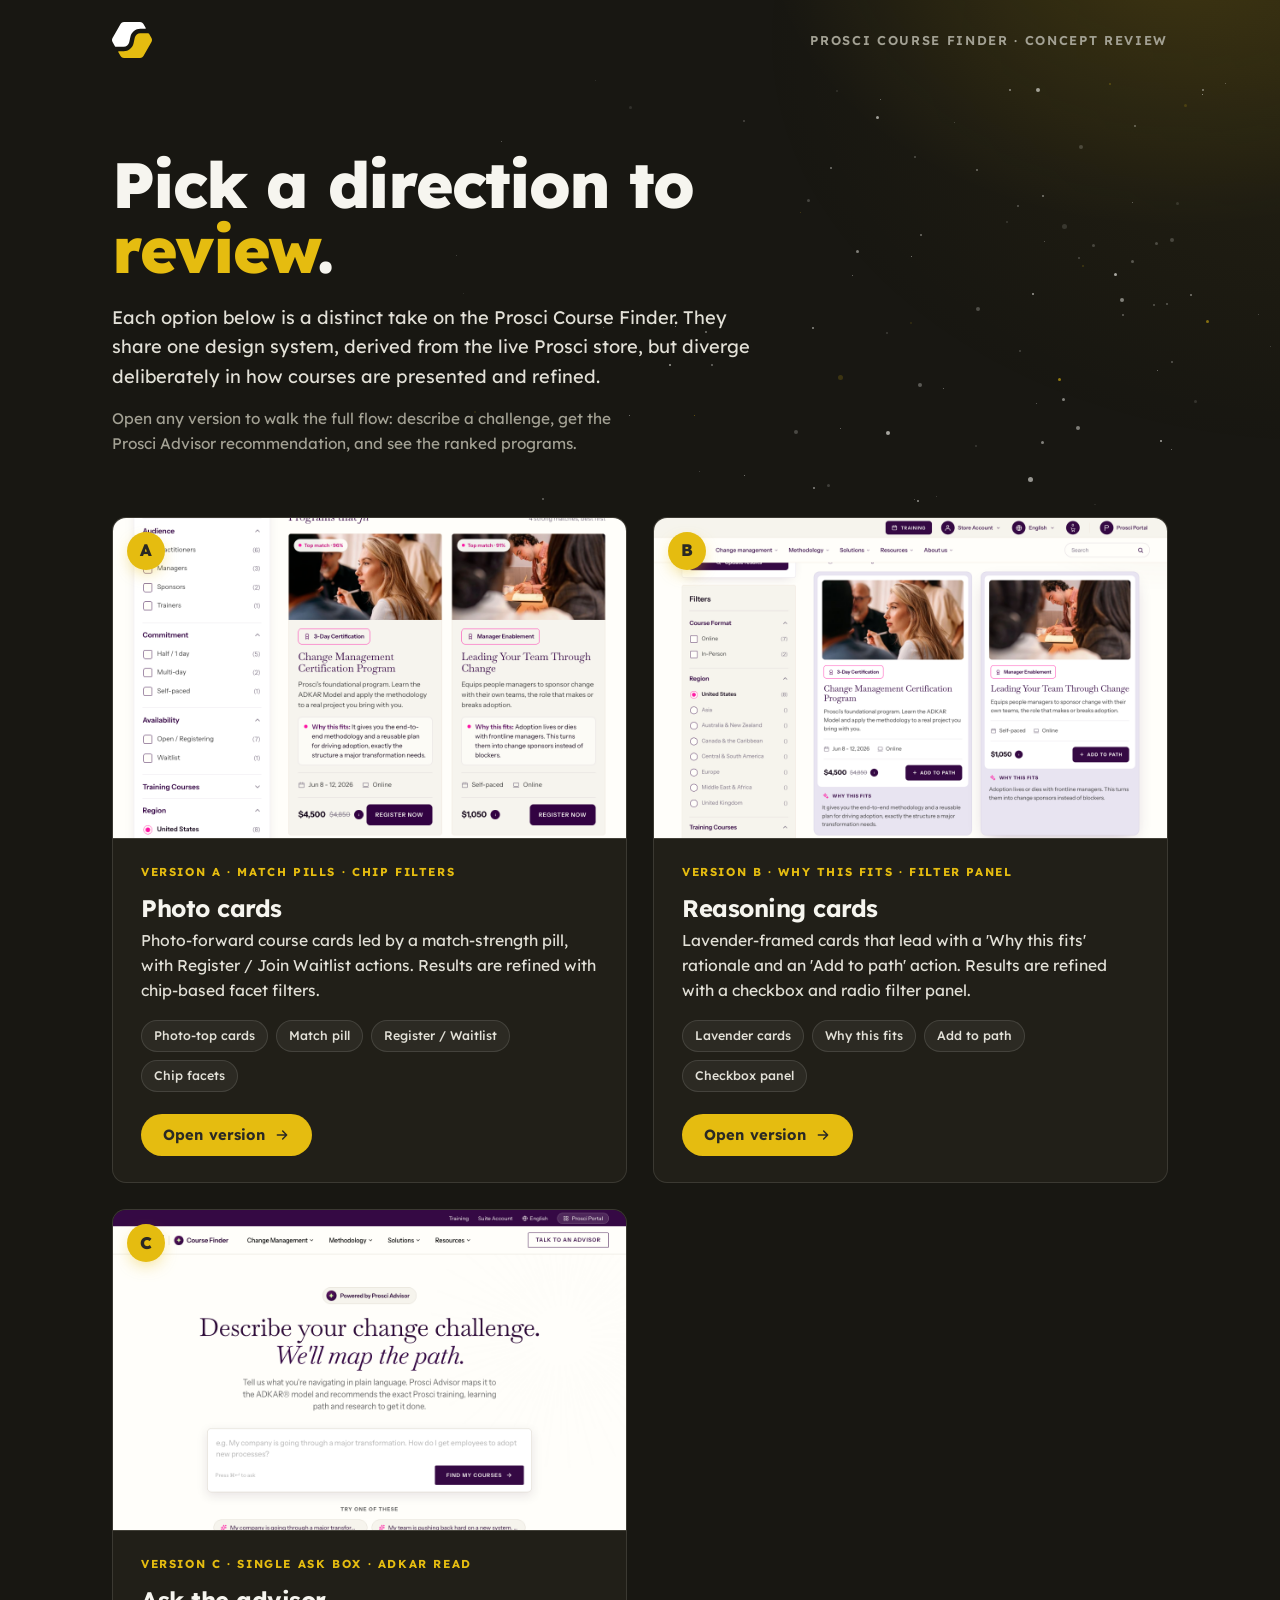
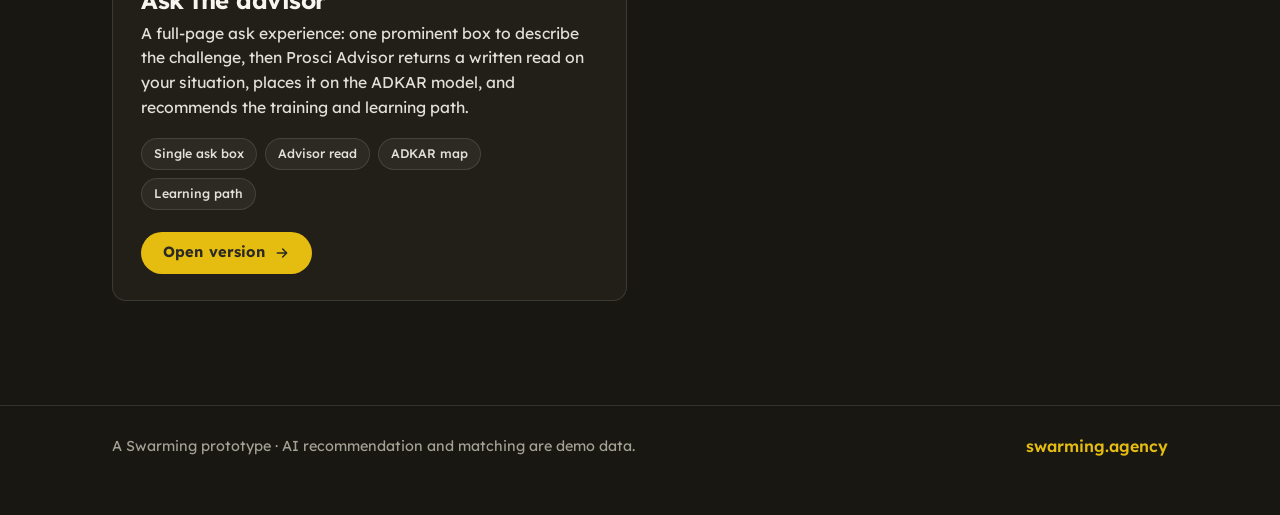
<file: index.html>
<!DOCTYPE html>
<html lang="en">
<head>
<meta charset="UTF-8" />
<meta name="viewport" content="width=device-width, initial-scale=1.0" />
<title>Prosci Course Finder · Swarming</title>
<meta name="description" content="Concept directions for the Prosci Course Finder, built by Swarming. One shared design system, several distinct designs." />
<link rel="icon" type="image/svg+xml" href="assets/swarming-icon.svg" />
<link rel="preconnect" href="https://fonts.googleapis.com" />
<link rel="preconnect" href="https://fonts.gstatic.com" crossorigin />
<link href="https://fonts.googleapis.com/css2?family=Lexend:wght@300;400;500;600;700;800&display=swap" rel="stylesheet" />
<style>
  :root {
    /* Swarming brand */
    --bg: #181712;          /* warm near-black canvas */
    --bg-2: #211f18;        /* raised panel / card body */
    --bg-3: #2a2820;        /* hover / inset */
    --yellow: #e5bc10;      /* signature accent */
    --yellow-bright: #f4cb1f;
    --cream: #f6f5ef;       /* primary text on dark */
    --beige: #e2e0d7;       /* warm secondary */
    --muted: #a3a194;       /* muted text on dark */
    --charcoal: #2a2924;    /* text on yellow */
    --line: rgba(246, 245, 239, 0.12);
    --line-2: rgba(246, 245, 239, 0.22);
    --sans: "Lexend", ui-sans-serif, system-ui, -apple-system, Segoe UI, Arial, sans-serif;
    --r-card: 14px;
    --r-pill: 999px;
    --shadow-card: 0 14px 34px -20px rgba(0, 0, 0, 0.7);
    --shadow-lift: 0 34px 70px -34px rgba(0, 0, 0, 0.82);
    --shadow-ring: 0 0 0 3px rgba(229, 188, 16, 0.55);
    --ease: cubic-bezier(0.22, 1, 0.36, 1);
  }
  *, *::before, *::after { box-sizing: border-box; }
  [hidden] { display: none !important; }
  html { -webkit-text-size-adjust: 100%; }
  body {
    margin: 0; font-family: var(--sans); font-size: 16px; line-height: 1.6;
    color: var(--beige); background: var(--bg);
    -webkit-font-smoothing: antialiased; text-rendering: optimizeLegibility; min-height: 100vh;
  }
  /* faint warm glow drifting in from the top-right, behind the swarm */
  body::before {
    content: ""; position: fixed; inset: -10% -8% auto -8%; height: 720px;
    background:
      radial-gradient(46% 70% at 86% 2%, rgba(229, 188, 16, 0.16), transparent 60%),
      radial-gradient(60% 90% at 96% 18%, rgba(229, 188, 16, 0.06), transparent 64%);
    z-index: 0; pointer-events: none;
  }
  a { color: var(--yellow); text-decoration: none; }
  ::selection { background: rgba(229, 188, 16, 0.30); color: var(--cream); }
  :focus-visible { outline: none; box-shadow: var(--shadow-ring); border-radius: 8px; }

  .wrap { max-width: 1120px; margin: 0 auto; padding: 0 clamp(20px, 4vw, 32px); position: relative; z-index: 2; }

  /* Masthead */
  .top { padding: 22px 0; position: relative; z-index: 2; }
  .top .wrap { display: flex; align-items: center; justify-content: space-between; gap: 16px; }
  .brand { display: inline-flex; align-items: center; }
  .brand-logo { height: 36px; width: auto; display: block; }
  .top .tag { font-size: 0.8rem; font-weight: 600; letter-spacing: 0.13em; text-transform: uppercase; color: var(--muted); }

  /* Hero */
  .hero { position: relative; padding: clamp(40px, 8vh, 84px) 0 clamp(28px, 4vw, 48px); overflow: hidden; }
  .swarm { position: absolute; top: -60px; right: 0; bottom: -60px; left: 28%; z-index: 0; pointer-events: none; }
  .swarm span {
    position: absolute; border-radius: var(--r-pill); will-change: transform;
    animation: drift ease-in-out infinite alternate;
  }
  @keyframes drift { from { transform: translate3d(0, 0, 0); } to { transform: translate3d(-6px, -9px, 0); } }

  .hero h1 {
    font-family: var(--sans); font-weight: 800; color: var(--cream);
    font-size: clamp(2.5rem, 5.4vw, 4rem); line-height: 1.02; letter-spacing: -0.03em;
    margin: 0 0 20px; max-width: 16ch;
  }
  .hero h1 em { font-style: normal; color: var(--yellow); }
  .hero p { font-size: 1.14rem; line-height: 1.62; color: var(--beige); margin: 0; max-width: 60ch; }
  .hero .note { margin-top: 16px; font-size: 0.96rem; color: var(--muted); max-width: 60ch; }

  /* Version grid */
  .versions { padding: 12px 0 clamp(56px, 9vw, 104px); position: relative; z-index: 2; }
  .grid { display: grid; grid-template-columns: repeat(auto-fit, minmax(360px, 1fr)); gap: 26px; }
  .card {
    position: relative; cursor: pointer; text-decoration: none; color: inherit;
    display: flex; flex-direction: column; background: var(--bg-2);
    border: 1px solid var(--line); border-radius: var(--r-card); overflow: hidden;
    transition: transform 0.25s var(--ease), box-shadow 0.25s var(--ease), border-color 0.25s var(--ease);
  }
  .card:hover { transform: translateY(-5px); box-shadow: var(--shadow-lift); border-color: var(--line-2); }
  .card:focus-visible { outline: none; box-shadow: var(--shadow-ring); }
  .thumb { position: relative; aspect-ratio: 16 / 10; overflow: hidden; background: var(--bg-3); border-bottom: 1px solid var(--line); }
  .thumb img { width: 100%; height: 100%; object-fit: cover; object-position: top center; display: block; transition: transform 0.4s var(--ease); }
  .card:hover .thumb img { transform: scale(1.03); }
  .badge {
    position: absolute; top: 14px; left: 14px;
    width: 38px; height: 38px; border-radius: var(--r-pill);
    background: var(--yellow); color: var(--charcoal);
    display: grid; place-items: center; font-family: var(--sans); font-weight: 800; font-size: 1.05rem; line-height: 1;
    box-shadow: 0 6px 18px -6px rgba(229, 188, 16, 0.7);
  }
  .body { display: flex; flex-direction: column; flex: 1; padding: 24px clamp(20px, 2.4vw, 28px) 26px; }
  .body h2 { font-family: var(--sans); font-weight: 700; color: var(--cream); font-size: 1.5rem; line-height: 1.14; letter-spacing: -0.02em; margin: 0 0 6px; }
  .body .kicker { font-size: 0.72rem; font-weight: 700; letter-spacing: 0.14em; text-transform: uppercase; color: var(--yellow); margin-bottom: 14px; }
  .body p { font-size: 0.98rem; line-height: 1.58; color: var(--beige); margin: 0 0 18px; }
  .chips { display: flex; flex-wrap: wrap; gap: 8px; margin-bottom: 22px; }
  .chip {
    font-size: 0.78rem; font-weight: 500; color: var(--beige);
    background: rgba(246, 245, 239, 0.05); border: 1px solid var(--line); border-radius: var(--r-pill); padding: 5px 12px;
  }
  .open {
    margin-top: auto; align-self: flex-start; display: inline-flex; align-items: center; gap: 9px;
    font-family: var(--sans); font-weight: 700; font-size: 0.92rem; line-height: 1; letter-spacing: 0.01em;
    background: var(--yellow); color: var(--charcoal); border-radius: var(--r-pill); padding: 13px 22px;
    transition: background 0.18s var(--ease), transform 0.18s var(--ease);
  }
  .card:hover .open { background: var(--yellow-bright); }
  .open:active { transform: translateY(1px); }
  .open svg { width: 16px; height: 16px; transition: transform 0.18s var(--ease); }
  .card:hover .open svg { transform: translateX(3px); }

  /* Footer */
  .foot { border-top: 1px solid var(--line); padding: 28px 0 56px; position: relative; z-index: 2; }
  .foot .wrap { display: flex; flex-wrap: wrap; align-items: center; justify-content: space-between; gap: 12px; }
  .foot p { margin: 0; font-size: 0.9rem; color: var(--muted); }
  .foot .links { display: inline-flex; gap: 20px; }
  .foot a { font-weight: 600; }
  .foot a:hover { color: var(--yellow-bright); }

  @media (max-width: 720px) {
    .grid { grid-template-columns: 1fr; gap: 22px; }
    .swarm { left: 8%; opacity: 0.75; }
    .top .tag { display: none; }
  }
  @media (prefers-reduced-motion: reduce) {
    *, *::before, *::after { transition-duration: 0.001ms !important; }
    .swarm span { animation: none !important; }
  }
</style>
</head>
<body>

<header class="top">
  <div class="wrap">
    <a class="brand" href="https://swarming.agency" rel="noopener">
      <img class="brand-logo" src="assets/swarming-icon-2color.svg" alt="Swarming" width="40" height="36" />
    </a>
    <span class="tag">Prosci Course Finder &middot; Concept Review</span>
  </div>
</header>

<section class="hero">
  <div class="swarm" id="swarm" aria-hidden="true"></div>
  <div class="wrap">
    <h1>Pick a direction to <em>review</em>.</h1>
    <p>Each option below is a distinct take on the Prosci Course Finder. They share one design system, derived from the live Prosci store, but diverge deliberately in how courses are presented and refined.</p>
    <p class="note">Open any version to walk the full flow: describe a challenge, get the Prosci Advisor recommendation, and see the ranked programs.</p>
  </div>
</section>

<section class="versions">
  <div class="wrap">
    <div class="grid" id="grid"></div>
  </div>
</section>

<footer class="foot">
  <div class="wrap">
    <p>A Swarming prototype &middot; AI recommendation and matching are demo data.</p>
    <span class="links">
      <a href="https://swarming.agency" rel="noopener">swarming.agency</a>
    </span>
  </div>
</footer>

<script>
  /* To add a version: drop its HTML file in this directory, add a thumbnail to
     previews/, and append one entry here. The picker renders the rest. */
  var VERSIONS = [
    {
      badge: "A",
      file: "version-a.html",
      thumb: "previews/version-a.png",
      title: "Photo cards",
      kicker: "Match pills · chip filters",
      desc: "Photo-forward course cards led by a match-strength pill, with Register / Join Waitlist actions. Results are refined with chip-based facet filters.",
      chips: ["Photo-top cards", "Match pill", "Register / Waitlist", "Chip facets"]
    },
    {
      badge: "B",
      file: "version-b.html",
      thumb: "previews/version-b.png",
      title: "Reasoning cards",
      kicker: "Why this fits · filter panel",
      desc: "Lavender-framed cards that lead with a 'Why this fits' rationale and an 'Add to path' action. Results are refined with a checkbox and radio filter panel.",
      chips: ["Lavender cards", "Why this fits", "Add to path", "Checkbox panel"]
    },
    {
      badge: "C",
      file: "version-d/index.html",
      thumb: "previews/version-d.png",
      title: "Ask the advisor",
      kicker: "Single ask box · ADKAR read",
      desc: "A full-page ask experience: one prominent box to describe the challenge, then Prosci Advisor returns a written read on your situation, places it on the ADKAR model, and recommends the training and learning path.",
      chips: ["Single ask box", "Advisor read", "ADKAR map", "Learning path"]
    }
  ];

  var arrow = '<svg viewBox="0 0 24 24" fill="none" stroke="currentColor" stroke-width="2.2" stroke-linecap="round" stroke-linejoin="round" aria-hidden="true"><path d="M5 12h14M13 6l6 6-6 6"/></svg>';

  function esc(s) { return String(s).replace(/[&<>"]/g, function (c) { return ({ "&": "&amp;", "<": "&lt;", ">": "&gt;", '"': "&quot;" })[c]; }); }

  var grid = document.getElementById("grid");
  grid.innerHTML = VERSIONS.map(function (v) {
    var chips = v.chips.map(function (c) { return '<span class="chip">' + esc(c) + "</span>"; }).join("");
    return '' +
      '<a class="card" href="' + esc(v.file) + '" aria-label="Open the ' + esc(v.title) + ' version">' +
        '<div class="thumb">' +
          '<span class="badge" aria-hidden="true">' + esc(v.badge) + "</span>" +
          '<img src="' + esc(v.thumb) + '" alt="Preview of the ' + esc(v.title) + ' version" loading="lazy" />' +
        "</div>" +
        '<div class="body">' +
          '<p class="kicker">Version ' + esc(v.badge) + " · " + esc(v.kicker) + "</p>" +
          "<h2>" + esc(v.title) + "</h2>" +
          "<p>" + esc(v.desc) + "</p>" +
          '<div class="chips">' + chips + "</div>" +
          '<span class="open">Open version ' + arrow + "</span>" +
        "</div>" +
      "</a>";
  }).join("");

  /* Swarm particle field: a scattered cluster that thins to the left, echoing the
     Swarming brand mark. Positions are organic; motion respects reduced-motion. */
  (function () {
    var swarm = document.getElementById("swarm");
    if (!swarm) return;
    var reduce = window.matchMedia && window.matchMedia("(prefers-reduced-motion: reduce)").matches;
    var dots = [];
    for (var i = 0; i < 170; i++) {
      var x = Math.pow(Math.random(), 0.75);          // bias toward the right
      if (Math.random() > 0.30 + x * 0.70) continue;  // thin out the left edge
      var y = Math.random();
      var size = (1 + Math.random() * Math.random() * 4.5).toFixed(1);
      var op = (0.10 + Math.random() * 0.55).toFixed(2);
      var yellow = Math.random() < 0.17;
      var anim = reduce ? "" :
        "animation-duration:" + (6 + Math.random() * 9).toFixed(2) + "s;" +
        "animation-delay:" + (-Math.random() * 9).toFixed(2) + "s;";
      dots.push(
        '<span style="left:' + (x * 100).toFixed(2) + "%;top:" + (y * 100).toFixed(2) +
        "%;width:" + size + "px;height:" + size + "px;opacity:" + op +
        ";background:" + (yellow ? "var(--yellow)" : "var(--cream)") + ";" + anim + '"></span>'
      );
    }
    swarm.innerHTML = dots.join("");
  })();
</script>

</body>
</html>
</file>
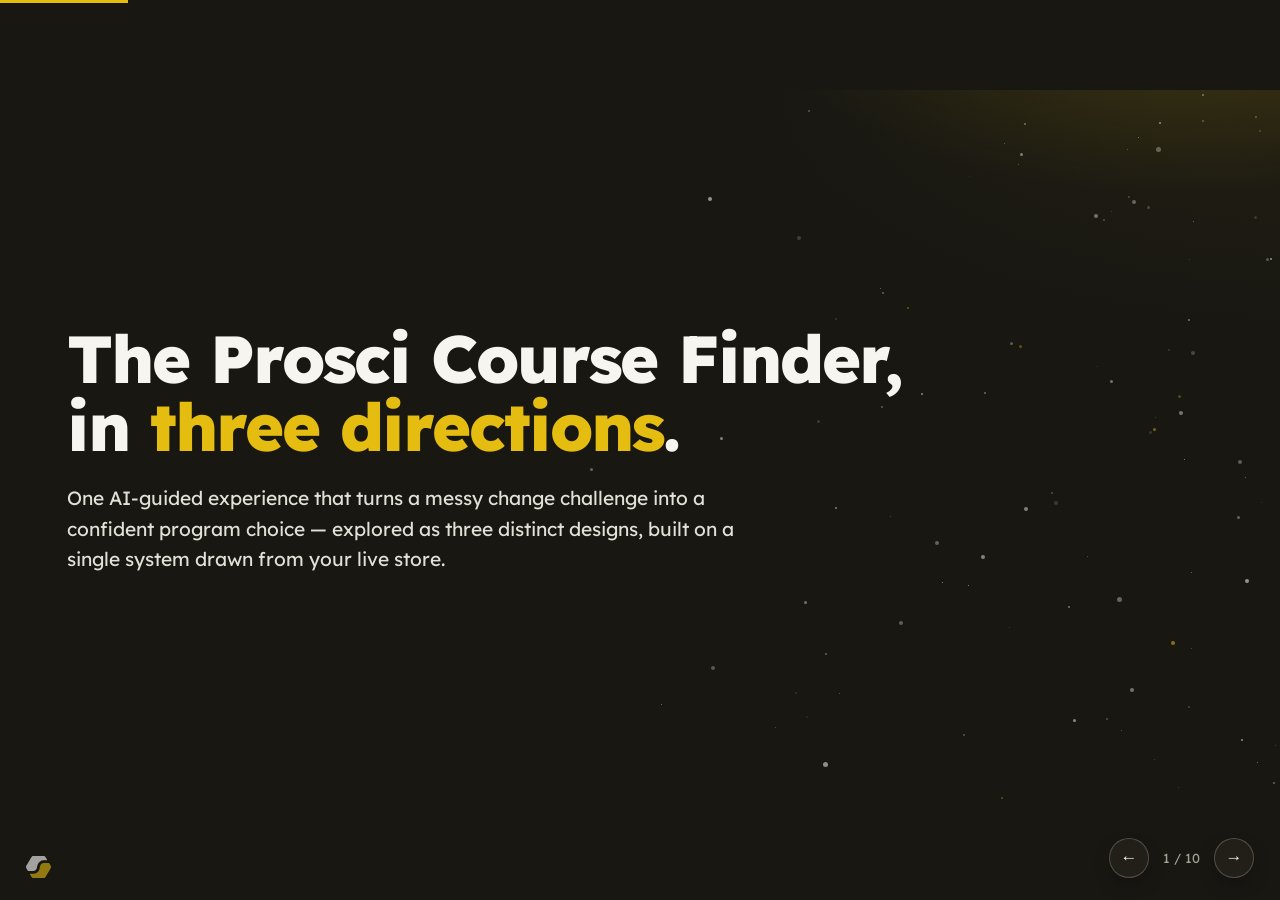
<file: pitch.html>
<!DOCTYPE html>
<html lang="en">
<head>
<meta charset="UTF-8" />
<meta name="viewport" content="width=device-width, initial-scale=1.0" />
<title>Prosci Course Finder · Three Directions — Swarming</title>
<meta name="description" content="A Swarming pitch: three design directions for the Prosci Course Finder." />
<link rel="icon" type="image/svg+xml" href="assets/swarming-icon.svg" />
<link rel="preconnect" href="https://fonts.googleapis.com" />
<link rel="preconnect" href="https://fonts.gstatic.com" crossorigin />
<link href="https://fonts.googleapis.com/css2?family=Lexend:wght@300;400;500;600;700;800&display=swap" rel="stylesheet" />
<style>
  :root {
    --bg: #181712;
    --bg-2: #211f18;
    --bg-3: #2a2820;
    --yellow: #e5bc10;
    --yellow-bright: #f4cb1f;
    --cream: #f6f5ef;
    --beige: #e2e0d7;
    --muted: #a3a194;
    --charcoal: #2a2924;
    --line: rgba(246, 245, 239, 0.12);
    --line-2: rgba(246, 245, 239, 0.22);
    --sans: "Lexend", ui-sans-serif, system-ui, -apple-system, Segoe UI, Arial, sans-serif;
    --r-card: 14px;
    --r-pill: 999px;
    --shadow-card: 0 14px 34px -20px rgba(0, 0, 0, 0.7);
    --shadow-lift: 0 34px 70px -34px rgba(0, 0, 0, 0.82);
    --shadow-ring: 0 0 0 3px rgba(229, 188, 16, 0.55);
    --ease: cubic-bezier(0.22, 1, 0.36, 1);
  }
  *, *::before, *::after { box-sizing: border-box; margin: 0; padding: 0; }
  [hidden] { display: none !important; }
  html { -webkit-text-size-adjust: 100%; }
  body {
    font-family: var(--sans); color: var(--beige); background: var(--bg);
    -webkit-font-smoothing: antialiased; text-rendering: optimizeLegibility;
    overflow: hidden;
  }
  ::selection { background: rgba(229, 188, 16, 0.30); color: var(--cream); }

  /* ===== Deck shell — 16:9, letterboxed ===== */
  .deck { position: relative; width: 100vw; height: 100vh; overflow: hidden; }
  @media (min-width: 769px) {
    .deck {
      max-width: calc(100vh * 16 / 9);
      max-height: calc(100vw * 9 / 16);
      margin: auto; position: absolute; inset: 0;
    }
  }
  .slide {
    position: absolute; inset: 0; width: 100%; height: 100%;
    display: flex; flex-direction: column; justify-content: center;
    padding: clamp(34px, 5.2vw, 84px);
    opacity: 0; visibility: hidden; transition: opacity 0.4s var(--ease);
    background: var(--bg); overflow: hidden;
  }
  .slide.active { opacity: 1; visibility: visible; }

  /* warm glow, top-right */
  .slide::before {
    content: ""; position: absolute; inset: -12% -8% auto -8%; height: 60%;
    background:
      radial-gradient(46% 70% at 86% 2%, rgba(229,188,16,0.15), transparent 60%),
      radial-gradient(60% 90% at 96% 18%, rgba(229,188,16,0.05), transparent 64%);
    z-index: 0; pointer-events: none;
  }
  .slide > * { position: relative; z-index: 1; }

  /* ===== Type ===== */
  .eyebrow {
    font-size: clamp(0.66rem, 0.9vw, 0.78rem); font-weight: 700;
    letter-spacing: 0.16em; text-transform: uppercase; color: var(--yellow);
    margin-bottom: 18px;
  }
  h1 {
    font-weight: 800; color: var(--cream); letter-spacing: -0.03em; line-height: 1.02;
    font-size: clamp(2.2rem, 5.2vw, 4.2rem);
  }
  h2 {
    font-weight: 800; color: var(--cream); letter-spacing: -0.025em; line-height: 1.05;
    font-size: clamp(1.7rem, 3.4vw, 2.9rem); margin-bottom: 8px;
  }
  h1 em, h2 em, .accent { font-style: normal; color: var(--yellow); }
  .lead { font-size: clamp(1.02rem, 1.5vw, 1.34rem); line-height: 1.6; color: var(--beige); max-width: 64ch; }
  .muted { color: var(--muted); }
  p { line-height: 1.6; }

  /* ===== Cover ===== */
  .cover { justify-content: center; }
  .cover .swarm { position: absolute; inset: -60px 0 -60px 36%; z-index: 0; pointer-events: none; }
  .swarm span { position: absolute; border-radius: 999px; will-change: transform; animation: drift ease-in-out infinite alternate; }
  @keyframes drift { from { transform: translate3d(0,0,0);} to { transform: translate3d(-6px,-9px,0);} }
  .cover .brandrow { display: flex; align-items: center; gap: 14px; margin-bottom: 30px; }
  .cover .brandrow img { height: 38px; }
  .cover .brandrow .x { color: var(--muted); font-weight: 300; font-size: 1.3rem; }
  .cover .brandrow .client { font-weight: 700; color: var(--cream); font-size: 1.25rem; letter-spacing: -0.01em; }
  .cover h1 { max-width: 18ch; margin-bottom: 22px; }
  .cover .lead { max-width: 56ch; }
  .cover .meta { margin-top: 40px; display: flex; gap: 26px; flex-wrap: wrap; font-size: 0.86rem; color: var(--muted); }
  .cover .meta b { color: var(--beige); font-weight: 600; }

  /* ===== Slide header (non-cover) ===== */
  .shead { margin-bottom: clamp(20px, 3vh, 40px); }

  /* ===== Two-col layouts ===== */
  .split { display: grid; grid-template-columns: 1fr 1fr; gap: clamp(28px, 4vw, 64px); align-items: center; flex: 1; min-height: 0; }
  .split.narrow-left { grid-template-columns: 0.85fr 1.15fr; }

  /* ===== Stat / point blocks ===== */
  .points { display: grid; gap: 16px; }
  .point { display: flex; gap: 14px; align-items: flex-start; }
  .point .n {
    flex: 0 0 auto; width: 30px; height: 30px; border-radius: 999px;
    background: rgba(229,188,16,0.14); color: var(--yellow); border: 1px solid rgba(229,188,16,0.4);
    display: grid; place-items: center; font-weight: 700; font-size: 0.86rem;
  }
  .point h3 { color: var(--cream); font-weight: 600; font-size: 1.06rem; margin-bottom: 2px; letter-spacing: -0.01em; }
  .point p { color: var(--beige); font-size: 0.96rem; }

  .bignum { font-weight: 800; color: var(--yellow); font-size: clamp(3rem, 7vw, 5.4rem); line-height: 0.95; letter-spacing: -0.03em; }

  /* ===== Browser frame for screenshots ===== */
  .frame {
    background: var(--bg-2); border: 1px solid var(--line); border-radius: var(--r-card);
    overflow: hidden; box-shadow: var(--shadow-lift); width: 100%;
  }
  .frame .bar { display: flex; align-items: center; gap: 7px; padding: 11px 14px; border-bottom: 1px solid var(--line); background: rgba(0,0,0,0.18); }
  .frame .bar i { width: 10px; height: 10px; border-radius: 999px; background: var(--bg-3); display: block; }
  .frame .bar .url { margin-left: 10px; font-size: 0.74rem; color: var(--muted); letter-spacing: 0.01em; }
  .frame img { display: block; width: 100%; height: auto; }
  .frame.cropped { aspect-ratio: 16/10.2; }
  .frame.cropped img { height: 100%; object-fit: cover; object-position: top center; }

  /* ===== Design-slide right column ===== */
  .dmeta { display: grid; gap: 18px; }
  .badge-lg {
    width: 46px; height: 46px; border-radius: 999px; background: var(--yellow); color: var(--charcoal);
    display: grid; place-items: center; font-weight: 800; font-size: 1.3rem; box-shadow: 0 6px 18px -6px rgba(229,188,16,0.7);
  }
  .kv { display: grid; gap: 12px; }
  .kv .row { display: grid; grid-template-columns: 92px 1fr; gap: 14px; padding-bottom: 12px; border-bottom: 1px solid var(--line); }
  .kv .row:last-child { border-bottom: 0; }
  .kv .k { font-size: 0.7rem; font-weight: 700; letter-spacing: 0.12em; text-transform: uppercase; color: var(--muted); padding-top: 2px; }
  .kv .v { color: var(--beige); font-size: 0.98rem; line-height: 1.45; }
  .kv .v b { color: var(--cream); font-weight: 600; }
  .chips { display: flex; flex-wrap: wrap; gap: 7px; }
  .chip { font-size: 0.74rem; font-weight: 500; color: var(--beige); background: rgba(246,245,239,0.05); border: 1px solid var(--line); border-radius: 999px; padding: 5px 11px; }

  /* ===== Live prototype slide ===== */
  .slide.live { padding: 0; justify-content: flex-start; }
  .slide.live::before { display: none; }
  .liveband {
    display: flex; align-items: center; gap: 14px;
    padding: 13px clamp(18px, 2.6vw, 34px);
    border-bottom: 1px solid var(--line); background: var(--bg-2); flex: 0 0 auto;
  }
  .liveband .badge-sm {
    width: 30px; height: 30px; border-radius: 999px; background: var(--yellow); color: var(--charcoal);
    display: grid; place-items: center; font-weight: 800; font-size: 0.92rem;
  }
  .liveband h2 { font-size: clamp(1rem, 1.6vw, 1.24rem); margin: 0; letter-spacing: -0.01em; }
  .liveband .live-dot {
    display: inline-flex; align-items: center; gap: 7px; font-size: 0.7rem; font-weight: 700;
    letter-spacing: 0.12em; text-transform: uppercase; color: var(--muted);
  }
  .liveband .live-dot i { width: 7px; height: 7px; border-radius: 999px; background: var(--yellow); box-shadow: 0 0 0 0 rgba(229,188,16,0.6); animation: pulse 2.4s var(--ease) infinite; }
  @keyframes pulse { 0% { box-shadow: 0 0 0 0 rgba(229,188,16,0.55);} 70% { box-shadow: 0 0 0 7px rgba(229,188,16,0);} 100% { box-shadow: 0 0 0 0 rgba(229,188,16,0);} }
  .liveband .spacer { flex: 1; }
  .liveband a.openfull {
    font-size: 0.8rem; font-weight: 600; color: var(--yellow);
    display: inline-flex; align-items: center; gap: 7px;
    border: 1px solid var(--line-2); padding: 7px 14px; border-radius: 999px; transition: background 0.18s var(--ease);
  }
  .liveband a.openfull:hover { background: rgba(229,188,16,0.1); }
  .stage { position: relative; flex: 1 1 auto; min-height: 0; background: #fffefa; }
  .stage iframe { position: absolute; inset: 0; width: 100%; height: 100%; border: 0; display: block; }
  .stage .loading {
    position: absolute; inset: 0; display: grid; place-items: center; background: var(--bg-2);
    color: var(--muted); font-size: 0.9rem; letter-spacing: 0.04em; transition: opacity 0.4s var(--ease);
  }
  .stage.ready .loading { opacity: 0; pointer-events: none; }

  /* ===== Comparison table ===== */
  .ctable { width: 100%; border-collapse: collapse; font-size: clamp(0.8rem, 1.1vw, 0.98rem); }
  .ctable th, .ctable td { text-align: left; padding: 14px 16px; border-bottom: 1px solid var(--line); vertical-align: top; }
  .ctable thead th { font-size: 0.72rem; font-weight: 700; letter-spacing: 0.1em; text-transform: uppercase; color: var(--muted); border-bottom: 1px solid var(--line-2); }
  .ctable thead th.win { color: var(--charcoal); background: var(--yellow); border-radius: 8px 8px 0 0; }
  .ctable td.win { background: rgba(229,188,16,0.08); color: var(--cream); }
  .ctable tbody th { color: var(--cream); font-weight: 600; }
  .ctable .col-label { color: var(--muted); font-weight: 600; }
  .ctable td b { color: var(--cream); font-weight: 600; }

  /* ===== Next steps ===== */
  .steps { display: grid; grid-template-columns: repeat(3, 1fr); gap: 20px; flex: 1; align-content: center; }
  .step { background: var(--bg-2); border: 1px solid var(--line); border-radius: var(--r-card); padding: 26px 24px; display: flex; flex-direction: column; gap: 10px; }
  .step .num { font-weight: 800; color: var(--yellow); font-size: 1.5rem; }
  .step h3 { color: var(--cream); font-weight: 600; font-size: 1.14rem; letter-spacing: -0.01em; }
  .step p { color: var(--beige); font-size: 0.94rem; }
  .closer { margin-top: 28px; display: flex; align-items: center; justify-content: space-between; gap: 18px; flex-wrap: wrap; padding-top: 22px; border-top: 1px solid var(--line); }
  .closer p { color: var(--muted); font-size: 0.92rem; }
  .closer .cta { display: inline-flex; align-items: center; gap: 9px; background: var(--yellow); color: var(--charcoal); font-weight: 700; font-size: 0.94rem; padding: 13px 22px; border-radius: 999px; }

  /* ===== Nav ===== */
  .progress { position: fixed; top: 0; left: 0; height: 3px; background: var(--yellow); transition: width 0.3s var(--ease); z-index: 1000; }
  .nav { position: fixed; bottom: 22px; right: 26px; display: flex; align-items: center; gap: 14px; z-index: 1000; }
  .nav button { background: var(--bg-2); border: 1px solid var(--line-2); color: var(--cream); width: 40px; height: 40px; border-radius: 999px; cursor: pointer; font-size: 17px; box-shadow: 0 8px 20px -8px rgba(0,0,0,0.6); transition: background 0.18s var(--ease), border-color 0.18s var(--ease); }
  .nav button:hover { background: var(--bg-3); border-color: var(--yellow); }
  .counter { color: var(--muted); font-size: 0.82rem; font-variant-numeric: tabular-nums; }
  .brandmark { position: fixed; bottom: 22px; left: 26px; z-index: 1000; height: 22px; opacity: 0.6; }

  @media (max-width: 768px) {
    .split, .split.narrow-left, .recogrid { grid-template-columns: 1fr; gap: 22px; }
    .steps { grid-template-columns: 1fr; gap: 12px; }
    .slide { padding: 26px 22px; overflow-y: auto; }
    .ctable th, .ctable td { padding: 9px 8px; }
  }
  @media (prefers-reduced-motion: reduce) {
    *, *::before, *::after { transition-duration: 0.001ms !important; }
    .swarm span { animation: none !important; }
  }
</style>
</head>
<body>

<div class="progress" id="progress"></div>
<img class="brandmark" src="assets/swarming-icon-2color.svg" alt="Swarming" />

<div class="deck">

  <!-- 1 · Cover -->
  <section class="slide cover active">
    <div class="swarm" id="swarm" aria-hidden="true"></div>
    <h1>The Prosci Course Finder, in <em>three directions</em>.</h1>
    <p class="lead">One AI-guided experience that turns a messy change challenge into a confident program choice — explored as three distinct designs, built on a single system drawn from your live store.</p>
  </section>

  <!-- 2 · The opportunity -->
  <section class="slide">
    <div class="shead">
      <div class="eyebrow">The opportunity</div>
      <h2>Your buyers don't think in <em>course names</em>.</h2>
    </div>
    <div>
      <p class="lead" style="margin-bottom:32px;">HR and L&amp;D leaders arrive with a real, time-pressured situation — <span class="accent">"we rolled out a new system and adoption is stalling"</span> — not a catalog query. Today they're left to guess which program fits.</p>
      <div class="points">
        <div class="point"><div class="n">1</div><div><h3>Describe, don't navigate</h3><p>Meet people in plain language instead of filters and taxonomy.</p></div></div>
        <div class="point"><div class="n">2</div><div><h3>Reasoning is the product</h3><p>Every result explains <em>why it fits</em> — not a bare results grid.</p></div></div>
        <div class="point"><div class="n">3</div><div><h3>Confidence is the deliverable</h3><p>Success is a decisive choice, not time-on-page or browsing.</p></div></div>
      </div>
    </div>
  </section>

  <!-- 3 · One system, three directions -->
  <section class="slide">
    <div class="shead">
      <div class="eyebrow">The approach</div>
      <h2>One design system. <em>Three</em> takes.</h2>
    </div>
    <div class="split">
      <div>
        <p class="lead" style="margin-bottom:22px;">Every direction shares a single system derived directly from the live Prosci store — the damson-and-cream palette, Baskervville editorial headlines, and store-true cards. The brand reads <span class="accent">warm, credible, confident</span> across all three.</p>
        <p class="lead">They diverge deliberately on the one question that matters: <b style="color:var(--cream)">how a buyer gets to the right course.</b></p>
      </div>
      <div class="kv">
        <div class="row"><div class="k">A · Photo cards</div><div class="v">A familiar, browsable catalog with a smart match layer. Lowest-risk evolution of today's store.</div></div>
        <div class="row"><div class="k">B · Reasoning cards</div><div class="v">Results that lead with <b>"why this fits"</b> and let you build a learning path.</div></div>
        <div class="row"><div class="k">C · Ask the advisor</div><div class="v">A single ask box; the advisor reads your situation, maps it to <b>ADKAR</b>, and prescribes the path.</div></div>
      </div>
    </div>
  </section>

  <!-- 4 · Direction A -->
  <section class="slide">
    <div class="shead"><div class="eyebrow">Direction A</div><h2>Photo cards</h2></div>
    <div class="split narrow-left" style="direction:rtl;">
      <div class="dmeta" style="direction:ltr;">
        <div class="badge-lg">A</div>
        <div class="kv">
          <div class="row"><div class="k">Leads with</div><div class="v">A <b>match-strength pill</b> on photo-forward course cards.</div></div>
          <div class="row"><div class="k">Refine via</div><div class="v">A checkbox &amp; radio filter panel.</div></div>
          <div class="row"><div class="k">Strength</div><div class="v">Familiar and lowest-risk — closest to the live store, easy to adopt.</div></div>
          <div class="row"><div class="k">Trade-off</div><div class="v">Still reads as a catalog; reasoning is present but secondary.</div></div>
        </div>
        <div class="chips"><span class="chip">Photo-top cards</span><span class="chip">Match pill</span><span class="chip">Filter panel</span></div>
      </div>
      <div style="direction:ltr;">
        <div class="frame cropped"><div class="bar"><i></i><i></i><i></i><span class="url">prosci.com · course finder</span></div><img src="previews/version-a.png" alt="Direction A — photo cards" /></div>
      </div>
    </div>
  </section>

  <!-- Direction A · live -->
  <section class="slide live">
    <div class="liveband">
      <span class="badge-sm">A</span>
      <h2>Photo cards</h2>
      <span class="live-dot"><i></i> Live prototype</span>
      <span class="spacer"></span>
      <a class="openfull" href="version-a.html" target="_blank" rel="noopener">Open full ↗</a>
    </div>
    <div class="stage">
      <div class="loading">Loading prototype…</div>
      <iframe data-src="version-a.html" title="Direction A — live prototype" loading="lazy"></iframe>
    </div>
  </section>

  <!-- 5 · Direction B -->
  <section class="slide">
    <div class="shead"><div class="eyebrow">Direction B</div><h2>Reasoning cards</h2></div>
    <div class="split narrow-left" style="direction:rtl;">
      <div class="dmeta" style="direction:ltr;">
        <div class="badge-lg">B</div>
        <div class="kv">
          <div class="row"><div class="k">Leads with</div><div class="v">A <b>"why this fits"</b> rationale on each card, plus <b>Add to path</b>.</div></div>
          <div class="row"><div class="k">Refine via</div><div class="v">A structured checkbox &amp; radio filter panel.</div></div>
          <div class="row"><div class="k">Strength</div><div class="v">Puts reasoning up front and supports building a multi-course path.</div></div>
          <div class="row"><div class="k">Trade-off</div><div class="v">Still a results page first; the buyer assembles the answer themselves.</div></div>
        </div>
        <div class="chips"><span class="chip">Why this fits</span><span class="chip">Add to path</span><span class="chip">Filter panel</span></div>
      </div>
      <div style="direction:ltr;">
        <div class="frame cropped"><div class="bar"><i></i><i></i><i></i><span class="url">prosci.com · course finder</span></div><img src="previews/version-b.png" alt="Direction B — reasoning cards" /></div>
      </div>
    </div>
  </section>

  <!-- Direction B · live -->
  <section class="slide live">
    <div class="liveband">
      <span class="badge-sm">B</span>
      <h2>Reasoning cards</h2>
      <span class="live-dot"><i></i> Live prototype</span>
      <span class="spacer"></span>
      <a class="openfull" href="version-b.html" target="_blank" rel="noopener">Open full ↗</a>
    </div>
    <div class="stage">
      <div class="loading">Loading prototype…</div>
      <iframe data-src="version-b.html" title="Direction B — live prototype" loading="lazy"></iframe>
    </div>
  </section>

  <!-- 6 · Direction C -->
  <section class="slide">
    <div class="shead"><div class="eyebrow">Direction C</div><h2>Ask the advisor</h2></div>
    <div class="split narrow-left" style="direction:rtl;">
      <div class="dmeta" style="direction:ltr;">
        <div class="badge-lg">C</div>
        <div class="kv">
          <div class="row"><div class="k">Leads with</div><div class="v">One prominent <b>ask box</b> — describe the challenge in plain language.</div></div>
          <div class="row"><div class="k">Returns</div><div class="v">A written advisor <b>read</b>, a placement on the <b>ADKAR</b> model, and a prescribed training path.</div></div>
          <div class="row"><div class="k">Strength</div><div class="v">Delivers the job directly: describe → confident path, reasoning first.</div></div>
          <div class="row"><div class="k">Trade-off</div><div class="v">Boldest departure from today's store — the highest-upside bet.</div></div>
        </div>
        <div class="chips"><span class="chip">Single ask box</span><span class="chip">Advisor read</span><span class="chip">ADKAR map</span><span class="chip">Learning path</span></div>
      </div>
      <div style="direction:ltr;">
        <div class="frame cropped"><div class="bar"><i></i><i></i><i></i><span class="url">prosci.com · course finder</span></div><img src="previews/version-d.png" alt="Direction C — ask the advisor" /></div>
      </div>
    </div>
  </section>

  <!-- Direction C · live -->
  <section class="slide live">
    <div class="liveband">
      <span class="badge-sm">C</span>
      <h2>Ask the advisor</h2>
      <span class="live-dot"><i></i> Live prototype</span>
      <span class="spacer"></span>
      <a class="openfull" href="version-d/embed.html" target="_blank" rel="noopener">Open full ↗</a>
    </div>
    <div class="stage">
      <div class="loading">Loading prototype…</div>
      <iframe data-src="version-d/embed.html" title="Direction C — live prototype" loading="lazy"></iframe>
    </div>
  </section>

  <!-- 7 · At a glance -->
  <section class="slide">
    <div class="shead"><div class="eyebrow">At a glance</div><h2>How the three <em>compare</em>.</h2></div>
    <table class="ctable">
      <thead>
        <tr>
          <th class="col-label"></th>
          <th>A · Photo cards</th>
          <th>B · Reasoning cards</th>
          <th>C · Ask the advisor</th>
        </tr>
      </thead>
      <tbody>
        <tr><th>Entry point</th><td>Browse a smart catalog</td><td>Browse, with rationale</td><td>Describe in one box</td></tr>
        <tr><th>Where reasoning lives</th><td>A match pill</td><td>On each card</td><td>The whole experience</td></tr>
        <tr><th>Who assembles the answer</th><td>The buyer</td><td>The buyer</td><td>The advisor</td></tr>
        <tr><th>Feels like</th><td>Today's store, smarter</td><td>A guided shortlist</td><td>A consultant</td></tr>
        <tr><th>Adoption risk</th><td>Lowest</td><td>Moderate</td><td>Boldest · highest upside</td></tr>
      </tbody>
    </table>
    <p class="muted" style="margin-top:18px; font-size:0.9rem;">All three are real, clickable prototypes built on the same system — the choice is a strategic one, not a technical one.</p>
  </section>

</div>

<div class="nav">
  <button onclick="prev()" aria-label="Previous slide">←</button>
  <span class="counter"><span id="cur">1</span> / <span id="tot">9</span></span>
  <button onclick="next()" aria-label="Next slide">→</button>
</div>

<script>
  var current = 1;
  var slides = document.querySelectorAll('.slide');
  var total = slides.length;
  document.getElementById('tot').textContent = total;

  function show(n) {
    if (n < 1) n = 1; if (n > total) n = total;
    current = n;
    slides.forEach(function (s, i) { s.classList.toggle('active', i === n - 1); });
    document.getElementById('cur').textContent = n;
    document.getElementById('progress').style.width = (n / total * 100) + '%';

    /* Lazy-load the live prototype on the active slide, only once. */
    var frame = slides[n - 1].querySelector('iframe[data-src]');
    if (frame && !frame.getAttribute('src')) {
      var stage = frame.closest('.stage');
      frame.addEventListener('load', function () { if (stage) stage.classList.add('ready'); }, { once: true });
      frame.setAttribute('src', frame.getAttribute('data-src'));
    }
  }
  function next() { show(current + 1); }
  function prev() { show(current - 1); }

  document.addEventListener('keydown', function (e) {
    if (e.key === 'ArrowRight' || e.key === ' ') { e.preventDefault(); next(); }
    if (e.key === 'ArrowLeft') { e.preventDefault(); prev(); }
  });

  /* Cover swarm field — echoes the Swarming mark */
  (function () {
    var swarm = document.getElementById('swarm');
    if (!swarm) return;
    var reduce = window.matchMedia && window.matchMedia('(prefers-reduced-motion: reduce)').matches;
    var dots = [];
    for (var i = 0; i < 150; i++) {
      var x = Math.pow(Math.random(), 0.75);
      if (Math.random() > 0.30 + x * 0.70) continue;
      var y = Math.random();
      var size = (1 + Math.random() * Math.random() * 4.5).toFixed(1);
      var op = (0.10 + Math.random() * 0.5).toFixed(2);
      var yellow = Math.random() < 0.17;
      var anim = reduce ? '' :
        'animation-duration:' + (6 + Math.random() * 9).toFixed(2) + 's;' +
        'animation-delay:' + (-Math.random() * 9).toFixed(2) + 's;';
      dots.push('<span style="left:' + (x*100).toFixed(2) + '%;top:' + (y*100).toFixed(2) +
        '%;width:' + size + 'px;height:' + size + 'px;opacity:' + op +
        ';background:' + (yellow ? 'var(--yellow)' : 'var(--cream)') + ';' + anim + '"></span>');
    }
    swarm.innerHTML = dots.join('');
  })();

  show(1);
</script>
</body>
</html>
</file>
